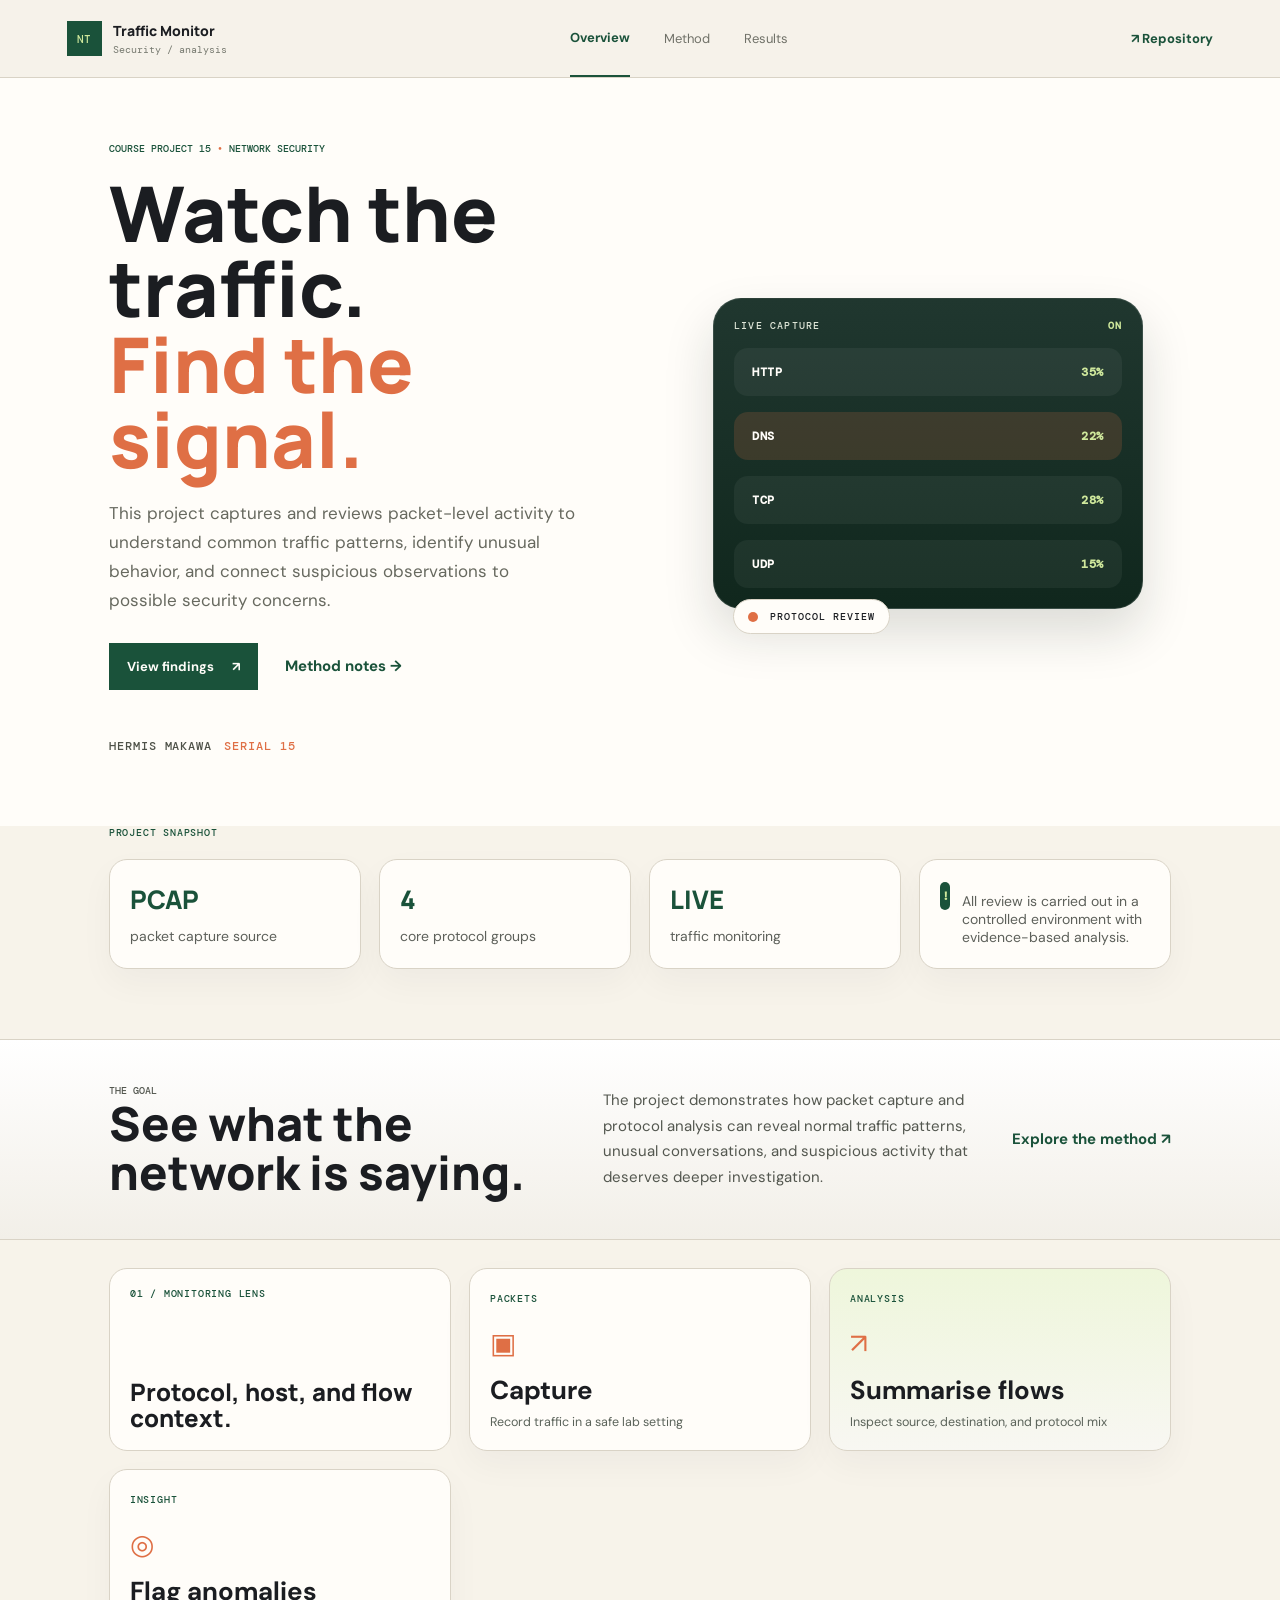
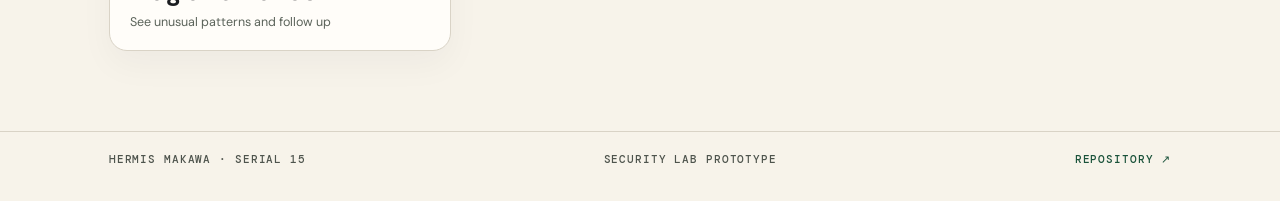
<file: docs/index.html>
<!doctype html>
<html lang="en">
<head>
  <meta charset="utf-8">
  <meta name="viewport" content="width=device-width, initial-scale=1">
  <meta name="description" content="Hermis Makawa - Network Traffic Monitoring System portfolio page.">
  <title>Traffic Monitor | Hermis Makawa</title>
  <link rel="preconnect" href="https://fonts.googleapis.com">
  <link rel="preconnect" href="https://fonts.gstatic.com" crossorigin>
  <link href="https://fonts.googleapis.com/css2?family=DM+Mono:wght@400;500&family=DM+Sans:wght@400;500;600;700&family=Manrope:wght@500;600;700;800&display=swap" rel="stylesheet">
  <link rel="stylesheet" href="assets/site.css">
</head>
<body>
  <header class="topbar">
    <a class="brand" href="index.html">
      <span class="brand-mark">NT</span>
      <span>Traffic Monitor<span class="brand-sub">Security / analysis</span></span>
    </a>
    <nav aria-label="Main navigation">
      <a class="active" href="index.html">Overview</a>
      <a href="methodology.html">Method</a>
      <a href="results.html">Results</a>
    </nav>
    <a class="repo-link" href="https://github.com/yourusername/hermis-network-traffic-monitoring-system" target="_blank" rel="noopener">↗ Repository</a>
  </header>

  <main>
    <section class="hero">
      <div class="hero-copy">
        <p class="eyebrow">COURSE PROJECT 15 <span>•</span> NETWORK SECURITY</p>
        <h1>Watch the traffic.<br><em>Find the signal.</em></h1>
        <p class="lead">This project captures and reviews packet-level activity to understand common traffic patterns, identify unusual behavior, and connect suspicious observations to possible security concerns.</p>
        <div class="hero-actions">
          <a class="button button-dark" href="results.html">View findings <span>↗</span></a>
          <a class="text-link" href="methodology.html">Method notes <span>→</span></a>
        </div>
        <p class="student">HERMIS MAKAWA <span>Serial 15</span></p>
      </div>

      <div class="hero-art" aria-label="Traffic analysis illustration">
        <div class="traffic-panel">
          <div class="traffic-header"><span>LIVE CAPTURE</span><b>ON</b></div>
          <div class="traffic-row"><strong>HTTP</strong><span>35%</span></div>
          <div class="traffic-row accent"><strong>DNS</strong><span>22%</span></div>
          <div class="traffic-row"><strong>TCP</strong><span>28%</span></div>
          <div class="traffic-row"><strong>UDP</strong><span>15%</span></div>
        </div>
        <div class="scan-tag"><span class="pulse"></span> PROTOCOL REVIEW</div>
      </div>
    </section>

    <section class="snapshot">
      <div class="section-label">PROJECT SNAPSHOT</div>
      <div class="snapshot-grid">
        <article>
          <span class="metric" data-metric="packets">PCAP</span>
          <p>packet capture source</p>
        </article>
        <article>
          <span class="metric" data-metric="protocols">4</span>
          <p>core protocol groups</p>
        </article>
        <article>
          <span class="metric" data-metric="analysis">LIVE</span>
          <p>traffic monitoring</p>
        </article>
        <article class="snapshot-note">
          <span class="note-mark">!</span>
          <p>All review is carried out in a controlled environment with evidence-based analysis.</p>
        </article>
      </div>
    </section>

    <section class="feature-band">
      <div>
        <p class="eyebrow">THE GOAL</p>
        <h2>See what the network is saying.</h2>
      </div>
      <p>The project demonstrates how packet capture and protocol analysis can reveal normal traffic patterns, unusual conversations, and suspicious activity that deserves deeper investigation.</p>
      <a class="arrow-link" href="methodology.html">Explore the method <span>↗</span></a>
    </section>

    <section class="visual-strip">
      <div class="strip-title"><span>01 / MONITORING LENS</span><b>Protocol, host, and flow context.</b></div>
      <div class="signal-card">
        <span>PACKETS</span>
        <div class="signal-glyph glyph-device">▣</div>
        <strong>Capture</strong>
        <small>Record traffic in a safe lab setting</small>
      </div>
      <div class="signal-card signal-card-accent">
        <span>ANALYSIS</span>
        <div class="signal-glyph">↗</div>
        <strong>Summarise flows</strong>
        <small>Inspect source, destination, and protocol mix</small>
      </div>
      <div class="signal-card">
        <span>INSIGHT</span>
        <div class="signal-glyph glyph-target">◎</div>
        <strong>Flag anomalies</strong>
        <small>See unusual patterns and follow up</small>
      </div>
    </section>
  </main>

  <footer>
    <span>HERMIS MAKAWA · SERIAL 15</span>
    <span>Security lab prototype</span>
    <a href="https://github.com/yourusername/hermis-network-traffic-monitoring-system" target="_blank" rel="noopener">REPOSITORY ↗</a>
  </footer>

  <script src="assets/site.js"></script>
</body>
</html>
</file>
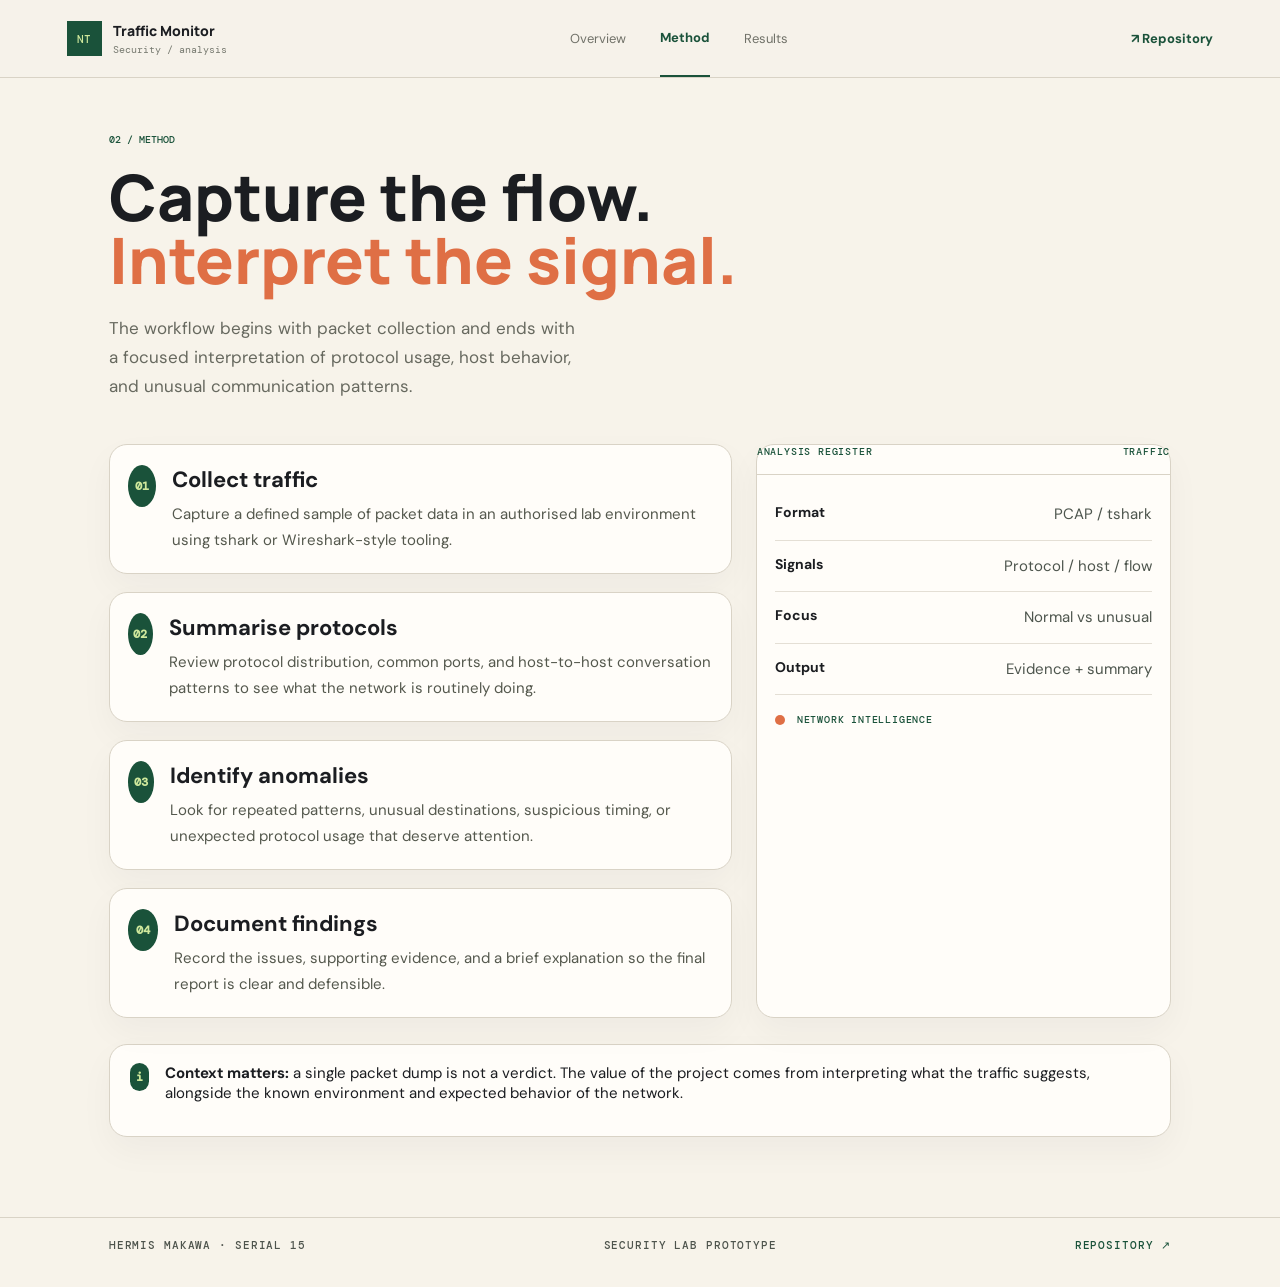
<file: docs/methodology.html>
<!doctype html>
<html lang="en">
<head>
  <meta charset="utf-8">
  <meta name="viewport" content="width=device-width, initial-scale=1">
  <meta name="description" content="Traffic monitoring methodology for Hermis Makawa's project.">
  <title>Method | Traffic Monitor</title>
  <link rel="preconnect" href="https://fonts.googleapis.com">
  <link rel="preconnect" href="https://fonts.gstatic.com" crossorigin>
  <link href="https://fonts.googleapis.com/css2?family=DM+Mono:wght@400;500&family=DM+Sans:wght@400;500;600;700&family=Manrope:wght@500;600;700;800&display=swap" rel="stylesheet">
  <link rel="stylesheet" href="assets/site.css">
</head>
<body>
  <header class="topbar">
    <a class="brand" href="index.html">
      <span class="brand-mark">NT</span>
      <span>Traffic Monitor<span class="brand-sub">Security / analysis</span></span>
    </a>
    <nav aria-label="Main navigation">
      <a href="index.html">Overview</a>
      <a class="active" href="methodology.html">Method</a>
      <a href="results.html">Results</a>
    </nav>
    <a class="repo-link" href="https://github.com/yourusername/hermis-network-traffic-monitoring-system" target="_blank" rel="noopener">↗ Repository</a>
  </header>

  <main class="inner-page">
    <div class="page-heading">
      <p class="eyebrow">02 / METHOD</p>
      <h1>Capture the flow.<br><em>Interpret the signal.</em></h1>
      <p class="lead">The workflow begins with packet collection and ends with a focused interpretation of protocol usage, host behavior, and unusual communication patterns.</p>
    </div>

    <section class="method-layout">
      <div class="method-steps">
        <article>
          <span class="step-no">01</span>
          <div>
            <h2>Collect traffic</h2>
            <p>Capture a defined sample of packet data in an authorised lab environment using tshark or Wireshark-style tooling.</p>
          </div>
        </article>
        <article>
          <span class="step-no">02</span>
          <div>
            <h2>Summarise protocols</h2>
            <p>Review protocol distribution, common ports, and host-to-host conversation patterns to see what the network is routinely doing.</p>
          </div>
        </article>
        <article>
          <span class="step-no">03</span>
          <div>
            <h2>Identify anomalies</h2>
            <p>Look for repeated patterns, unusual destinations, suspicious timing, or unexpected protocol usage that deserve attention.</p>
          </div>
        </article>
        <article>
          <span class="step-no">04</span>
          <div>
            <h2>Document findings</h2>
            <p>Record the issues, supporting evidence, and a brief explanation so the final report is clear and defensible.</p>
          </div>
        </article>
      </div>

      <aside class="data-panel">
        <div class="panel-top"><span>ANALYSIS REGISTER</span><span>TRAFFIC</span></div>
        <div class="feature-list">
          <div><b>Format</b><span>PCAP / tshark</span></div>
          <div><b>Signals</b><span>Protocol / host / flow</span></div>
          <div><b>Focus</b><span>Normal vs unusual</span></div>
          <div><b>Output</b><span>Evidence + summary</span></div>
        </div>
        <div class="panel-foot"><span class="pulse"></span> NETWORK INTELLIGENCE</div>
      </aside>
    </section>

    <section class="method-note">
      <span class="note-mark">i</span>
      <p><b>Context matters:</b> a single packet dump is not a verdict. The value of the project comes from interpreting what the traffic suggests, alongside the known environment and expected behavior of the network.</p>
    </section>
  </main>

  <footer>
    <span>HERMIS MAKAWA · SERIAL 15</span>
    <span>Security lab prototype</span>
    <a href="https://github.com/yourusername/hermis-network-traffic-monitoring-system" target="_blank" rel="noopener">REPOSITORY ↗</a>
  </footer>

  <script src="assets/site.js"></script>
</body>
</html>
</file>
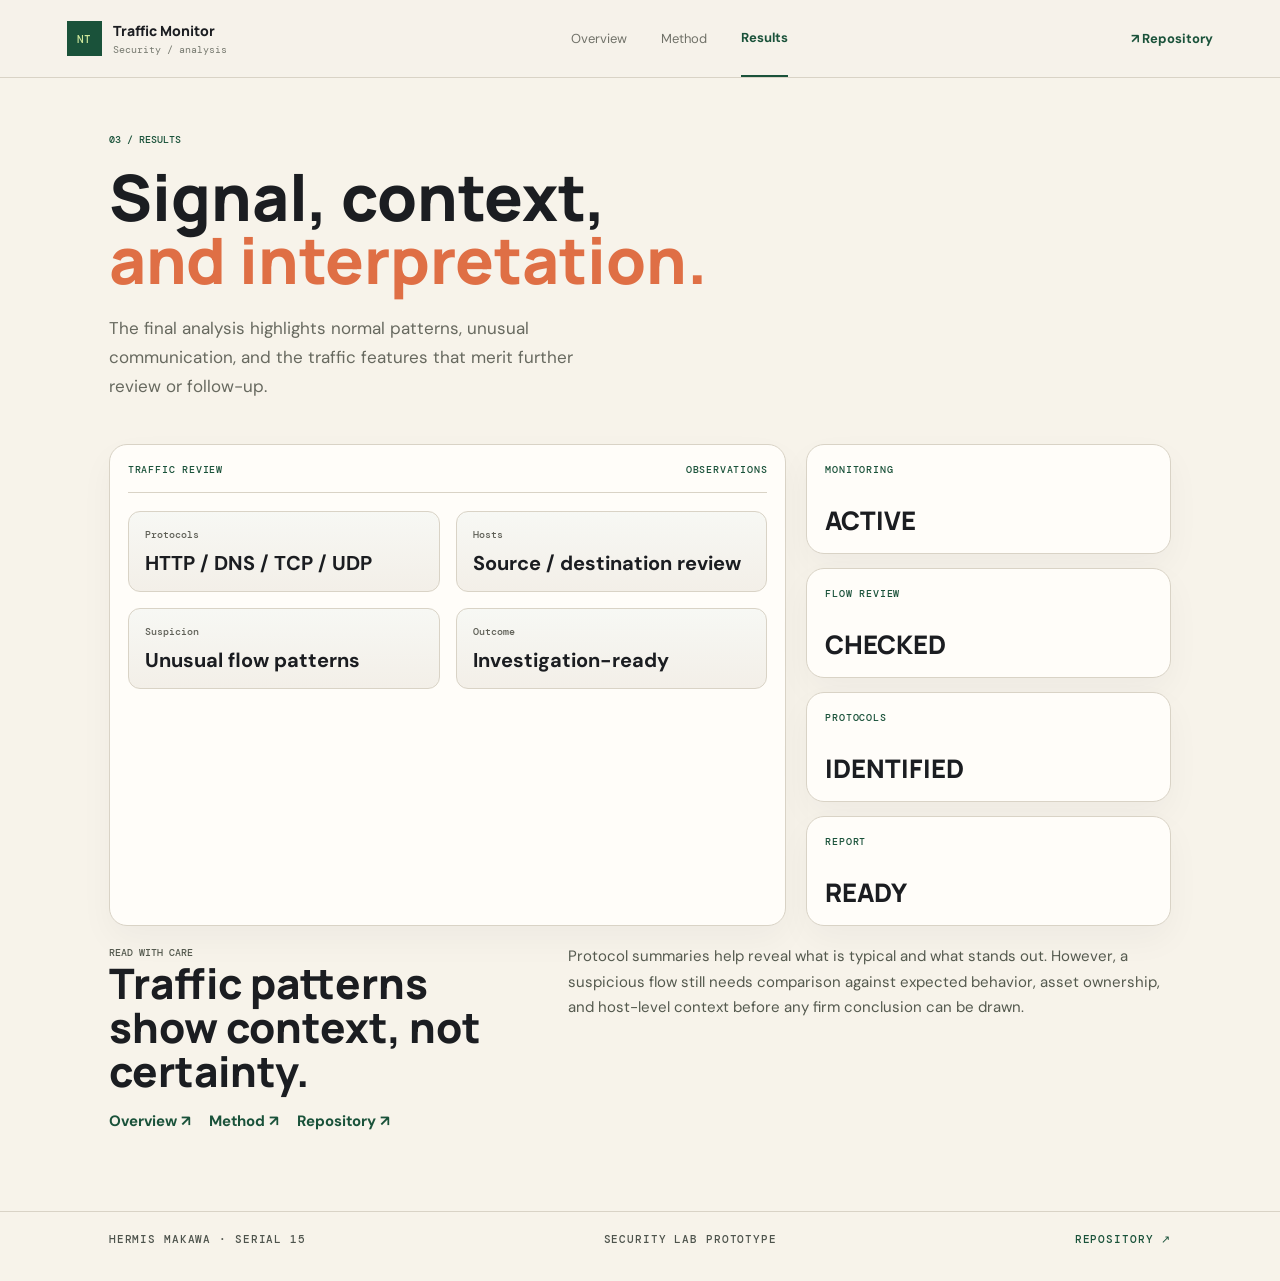
<file: docs/results.html>
<!doctype html>
<html lang="en">
<head>
  <meta charset="utf-8">
  <meta name="viewport" content="width=device-width, initial-scale=1">
  <meta name="description" content="Traffic monitoring results for Hermis Makawa's project.">
  <title>Results | Traffic Monitor</title>
  <link rel="preconnect" href="https://fonts.googleapis.com">
  <link rel="preconnect" href="https://fonts.gstatic.com" crossorigin>
  <link href="https://fonts.googleapis.com/css2?family=DM+Mono:wght@400;500&family=DM+Sans:wght@400;500;600;700&family=Manrope:wght@500;600;700;800&display=swap" rel="stylesheet">
  <link rel="stylesheet" href="assets/site.css">
</head>
<body>
  <header class="topbar">
    <a class="brand" href="index.html">
      <span class="brand-mark">NT</span>
      <span>Traffic Monitor<span class="brand-sub">Security / analysis</span></span>
    </a>
    <nav aria-label="Main navigation">
      <a href="index.html">Overview</a>
      <a href="methodology.html">Method</a>
      <a class="active" href="results.html">Results</a>
    </nav>
    <a class="repo-link" href="https://github.com/yourusername/hermis-network-traffic-monitoring-system" target="_blank" rel="noopener">↗ Repository</a>
  </header>

  <main class="inner-page results-page">
    <div class="page-heading">
      <p class="eyebrow">03 / RESULTS</p>
      <h1>Signal, context,<br><em>and interpretation.</em></h1>
      <p class="lead">The final analysis highlights normal patterns, unusual communication, and the traffic features that merit further review or follow-up.</p>
    </div>

    <section class="results-grid">
      <div class="matrix-panel">
        <div class="panel-top"><span>TRAFFIC REVIEW</span><span>OBSERVATIONS</span></div>
        <div class="summary-box">
          <div><span>Protocols</span><strong>HTTP / DNS / TCP / UDP</strong></div>
          <div><span>Hosts</span><strong>Source / destination review</strong></div>
          <div><span>Suspicion</span><strong>Unusual flow patterns</strong></div>
          <div><span>Outcome</span><strong>Investigation-ready</strong></div>
        </div>
      </div>

      <div class="metric-stack">
        <div><span>MONITORING</span><b>ACTIVE</b></div>
        <div><span>FLOW REVIEW</span><b>CHECKED</b></div>
        <div><span>PROTOCOLS</span><b>IDENTIFIED</b></div>
        <div><span>REPORT</span><b>READY</b></div>
      </div>
    </section>

    <section class="results-foot">
      <div>
        <p class="eyebrow">READ WITH CARE</p>
        <h2>Traffic patterns show context, not certainty.</h2>
      </div>
      <p>Protocol summaries help reveal what is typical and what stands out. However, a suspicious flow still needs comparison against expected behavior, asset ownership, and host-level context before any firm conclusion can be drawn.</p>
    </section>

    <div class="download-row">
      <a href="index.html">Overview ↗</a>
      <a href="methodology.html">Method ↗</a>
      <a href="https://github.com/yourusername/hermis-network-traffic-monitoring-system" target="_blank" rel="noopener">Repository ↗</a>
    </div>
  </main>

  <footer>
    <span>HERMIS MAKAWA · SERIAL 15</span>
    <span>Security lab prototype</span>
    <a href="https://github.com/yourusername/hermis-network-traffic-monitoring-system" target="_blank" rel="noopener">REPOSITORY ↗</a>
  </footer>

  <script src="assets/site.js"></script>
</body>
</html>
</file>
<file: docs/assets/site.css>
:root{--ink:#1b1d21;--paper:#f7f3ea;--white:#fffdf9;--green:#1a523a;--green-bright:#cfe89c;--orange:#df6f45;--line:#d9d3c6;--muted:#76796f;--mono:"DM Mono",monospace;--sans:"DM Sans",sans-serif;--display:"Manrope",sans-serif}*{box-sizing:border-box}html{scroll-behavior:smooth}body{margin:0;background:var(--paper);color:var(--ink);font-family:var(--sans);font-size:15px}.topbar{height:78px;padding:0 5.2vw;display:flex;align-items:center;justify-content:space-between;border-bottom:1px solid var(--line);background:rgba(247,243,234,.94)}.brand{display:flex;align-items:center;gap:11px;color:var(--ink);text-decoration:none;font-family:var(--display);font-weight:800;font-size:14px}.brand-mark{display:grid;place-items:center;width:35px;height:35px;background:var(--green);color:var(--green-bright);font:500 11px var(--mono)}.brand-sub{display:block;margin-top:3px;color:var(--muted);font:10px var(--mono)}nav{height:100%;display:flex;gap:34px;align-items:center}nav a,.repo-link{height:100%;display:flex;align-items:center;color:#707168;text-decoration:none;font-size:13px}nav a.active{color:var(--green);border-bottom:2px solid var(--green);font-weight:700}.repo-link{height:auto;color:var(--green);font-weight:700}.hero{min-height:560px;padding:64px 8.5vw 60px;display:grid;grid-template-columns:1.05fr .95fr;gap:3vw;align-items:center;background:var(--white);overflow:hidden}.eyebrow{margin:0 0 20px;color:var(--green);font:500 10px var(--mono);letter-spacing:0}.eyebrow span{color:var(--orange)}h1,h2,p{margin-top:0}.hero h1,.page-heading h1{margin:0;font:800 clamp(47px,6vw,78px)/.98 var(--display);letter-spacing:0}.hero h1 em,.page-heading h1 em{color:var(--orange);font-style:normal}.lead{max-width:470px;margin:23px 0;color:#67695f;font-size:17px;line-height:1.7}.hero-actions{display:flex;align-items:center;gap:27px;margin:28px 0 48px}.button{display:inline-flex;gap:18px;align-items:center;padding:15px 18px;text-decoration:none;font-size:13px;font-weight:700}.button-dark{background:var(--green);color:var(--white)}.text-link{color:var(--green);text-decoration:none;font-weight:700}.student{display:flex;align-items:center;gap:12px;color:#4e5148;font:500 12px var(--mono);letter-spacing:.08em;text-transform:uppercase}.student span{color:var(--orange)}.hero-art{position:relative;display:flex;align-items:center;justify-content:center;min-height:430px}.traffic-panel{width:min(100%, 430px);background:linear-gradient(180deg,#20372f,#10271d);color:var(--white);border:1px solid rgba(255,255,255,.12);border-radius:28px;padding:20px;box-shadow:0 24px 50px rgba(23,32,27,.15)}.traffic-header{display:flex;justify-content:space-between;align-items:center;color:#dfe6d8;font:500 10px var(--mono);letter-spacing:.12em}.traffic-header b{color:var(--green-bright)}.traffic-row{display:flex;justify-content:space-between;align-items:center;background:rgba(255,255,255,.05);padding:16px 18px;border-radius:14px;margin-top:16px;font:500 12px var(--mono);letter-spacing:.06em}.traffic-row span{color:var(--green-bright);font-weight:700}.traffic-row.accent{background:rgba(223,111,69,.18)}.scan-tag{position:absolute;left:10%;bottom:8%;display:inline-flex;align-items:center;gap:12px;padding:10px 14px;background:var(--white);border:1px solid var(--line);border-radius:999px;font:500 10px var(--mono);letter-spacing:.1em;text-transform:uppercase}.pulse{width:10px;height:10px;border-radius:50%;background:var(--orange);box-shadow:0 0 0 0 rgba(223,111,69,.6);animation:pulse 1.8s infinite}.snapshot,.feature-band,.visual-strip,.inner-page,.results-page{padding:0 8.5vw 70px}.section-label{margin-bottom:20px;color:var(--green);font:500 10px var(--mono);letter-spacing:.08em;text-transform:uppercase}.snapshot-grid{display:grid;grid-template-columns:repeat(4,minmax(180px,1fr));gap:18px}.snapshot-grid article,.signal-card,.method-steps article,.matrix-panel,.data-panel,.method-note,.metric-stack>div{background:var(--white);border:1px solid var(--line);border-radius:18px;box-shadow:0 14px 34px rgba(15,23,42,.04)}.snapshot-grid article{padding:22px 20px}.metric{font:800 clamp(24px,2vw,36px) var(--display);display:block;color:var(--green)}.snapshot-grid p{margin:10px 0 0;color:#5d605a;font-size:14px}.snapshot-note{display:flex;align-items:flex-start;gap:12px}.note-mark{display:grid;place-items:center;width:28px;height:28px;border-radius:50%;background:var(--green);color:var(--green-bright);font:700 14px var(--mono)}.feature-band{display:grid;grid-template-columns:1.1fr .9fr auto;gap:30px;align-items:center;background:linear-gradient(180deg,#ffffff,#f2efe8);border-top:1px solid var(--line);border-bottom:1px solid var(--line);padding-top:42px;padding-bottom:42px}.feature-band h2{font:800 clamp(32px,4vw,47px)/1.05 var(--display);margin:0}.feature-band p{max-width:560px;margin:0;color:#53574f;line-height:1.7}.arrow-link{color:var(--green);font-weight:700;text-decoration:none}.visual-strip{display:grid;grid-template-columns:repeat(3, minmax(0,1fr));gap:18px;padding-top:28px}.strip-title{padding:18px 20px;display:flex;flex-direction:column;justify-content:space-between;background:var(--white);border:1px solid var(--line);border-radius:18px}.strip-title span{color:var(--green);font:500 10px var(--mono);letter-spacing:.08em}.strip-title b{font:800 24px/1.1 var(--display);margin-top:12px}.signal-card{padding:18px 20px}.signal-card span{color:var(--green);font:500 10px var(--mono);letter-spacing:.08em}.signal-glyph{margin:18px 0 14px;font-size:28px;color:var(--orange)}.signal-card strong{display:block;font-size:26px;line-height:1.1}.signal-card small{display:block;margin-top:8px;color:#5b635a;line-height:1.5}.signal-card-accent{background:linear-gradient(180deg,#eef6db,#f8f7f2)}.page-heading{padding:55px 0 20px}.page-heading h1{font:800 clamp(42px,5vw,68px)/.98 var(--display)}.method-layout{display:grid;grid-template-columns:1.2fr .8fr;gap:24px}.method-steps{display:grid;gap:18px}.method-steps article{padding:20px 18px;display:flex;gap:16px}.step-no{display:grid;place-items:center;width:42px;height:42px;border-radius:50%;background:var(--green);color:var(--green-bright);font:700 12px var(--mono)}.method-steps h2{margin:0 0 8px;font-size:22px}.method-steps p{margin:0;color:#54584d;line-height:1.7}.data-panel{padding:0}.panel-top{display:flex;justify-content:space-between;padding:16px 18px;border-bottom:1px solid var(--line);color:var(--green);font:500 10px var(--mono);letter-spacing:.08em;text-transform:uppercase}.feature-list{padding:14px 18px 2px}.feature-list div{display:flex;justify-content:space-between;gap:14px;padding:14px 0;border-bottom:1px solid rgba(217,211,198,.7)}.feature-list b{font:700 14px var(--sans)}.feature-list span{color:#4d554d;line-height:1.5}.panel-foot{display:flex;align-items:center;gap:12px;padding:16px 18px;color:var(--green);font:500 10px var(--mono);letter-spacing:.08em;text-transform:uppercase}.pulse{display:inline-block;width:10px;height:10px;border-radius:50%;background:var(--orange);box-shadow:0 0 0 0 rgba(223,111,69,.45);animation:pulse 1.8s infinite}.method-note{margin-top:26px;padding:18px 20px;display:flex;gap:16px;align-items:flex-start}.note-mark{display:grid;place-items:center;width:28px;height:28px;border-radius:999px;background:var(--green);color:var(--green-bright);font:700 12px var(--mono)}.results-grid{display:grid;grid-template-columns:1.3fr .7fr;gap:20px}.matrix-panel,.metric-stack>div{padding:18px}.panel-top{display:flex;justify-content:space-between;gap:20px;padding:0 0 16px;border-bottom:1px solid var(--line);color:var(--green);font:500 10px var(--mono);letter-spacing:.08em;text-transform:uppercase}.summary-box{display:grid;grid-template-columns:repeat(2,minmax(120px,1fr));gap:16px;padding-top:18px}.summary-box div{padding:16px;background:linear-gradient(180deg,#f7f8f4,#f3efe8);border:1px solid var(--line);border-radius:12px}.summary-box span{display:block;color:#5f6057;font:500 10px var(--mono);margin-bottom:10px}.summary-box strong{font-size:20px;line-height:1.2}.metric-stack{display:grid;gap:14px}.metric-stack>div{display:flex;flex-direction:column;justify-content:space-between;min-height:110px}.metric-stack span{color:var(--green);font:500 10px var(--mono);letter-spacing:.08em}.metric-stack b{font:800 clamp(22px,2vw,32px) var(--display);line-height:1.1}.results-foot{display:grid;grid-template-columns:1fr 1.4fr;gap:28px;align-items:flex-start;margin-top:18px}.results-foot h2{margin:0;font:800 clamp(28px,3.5vw,42px)/1.05 var(--display)}.results-foot p{margin:0;color:#54594e;line-height:1.7}.download-row{display:flex;flex-wrap:wrap;gap:18px;margin-top:18px}.download-row a{color:var(--green);font-weight:700;text-decoration:none}footer{padding:20px 8.5vw 35px;display:flex;justify-content:space-between;gap:18px;align-items:center;color:#4e544d;font:500 11px var(--mono);letter-spacing:.08em;text-transform:uppercase;border-top:1px solid var(--line);margin-top:10px}footer a{color:var(--green);text-decoration:none}@keyframes pulse{0%{box-shadow:0 0 0 0 rgba(223,111,69,.6)}70%{box-shadow:0 0 0 12px rgba(223,111,69,0)}100%{box-shadow:0 0 0 0 rgba(223,111,69,0)}}@media (max-width:980px){.hero,.method-layout,.results-grid,.feature-band,.results-foot,.visual-strip,.snapshot-grid{grid-template-columns:1fr}.hero{min-height:auto;padding-top:42px}.feature-band{display:block}.snapshot-grid{grid-template-columns:repeat(2,1fr)}.visual-strip{grid-template-columns:1fr}footer{flex-direction:column;align-items:flex-start}}@media (max-width:560px){.topbar{flex-wrap:wrap;height:auto;padding-top:20px;padding-bottom:20px}nav{gap:14px 24px}.snapshot-grid{grid-template-columns:1fr}.hero-actions{flex-direction:column;align-items:flex-start}.button{width:100%}}
</file>
